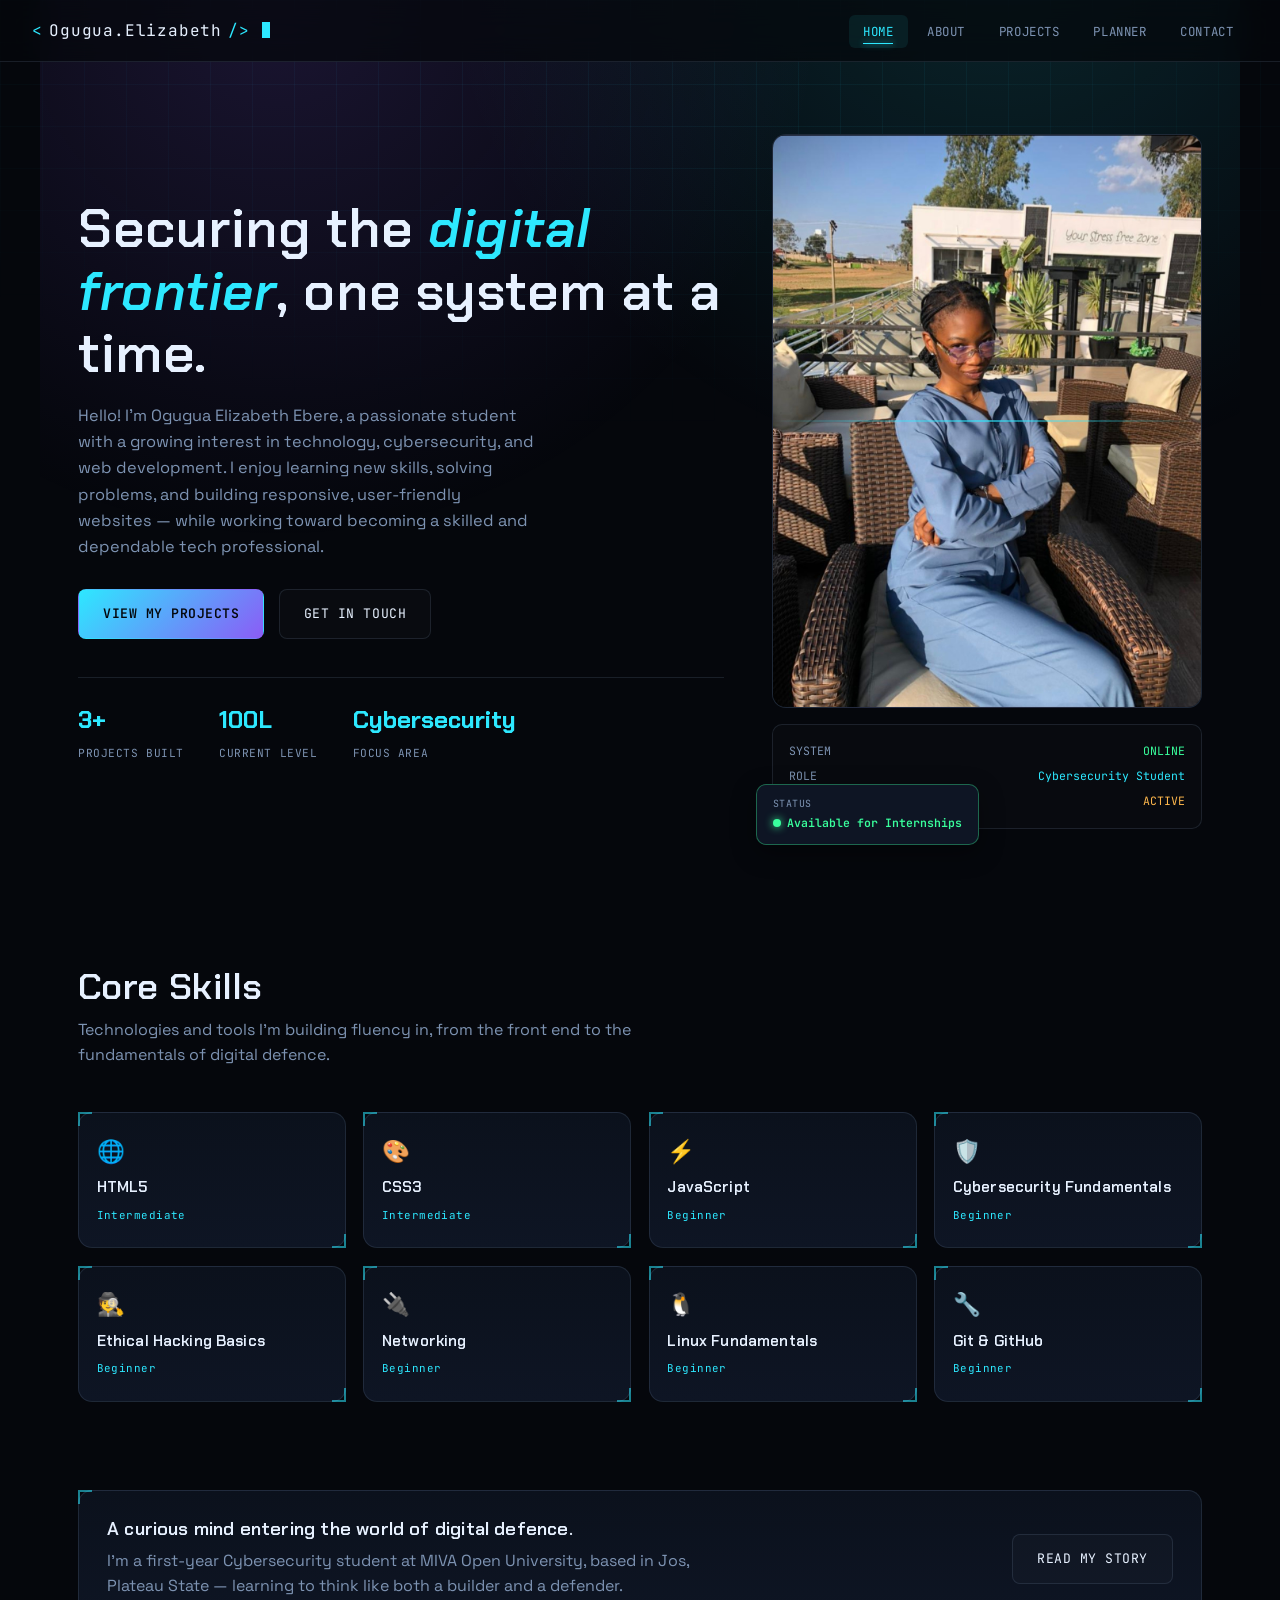
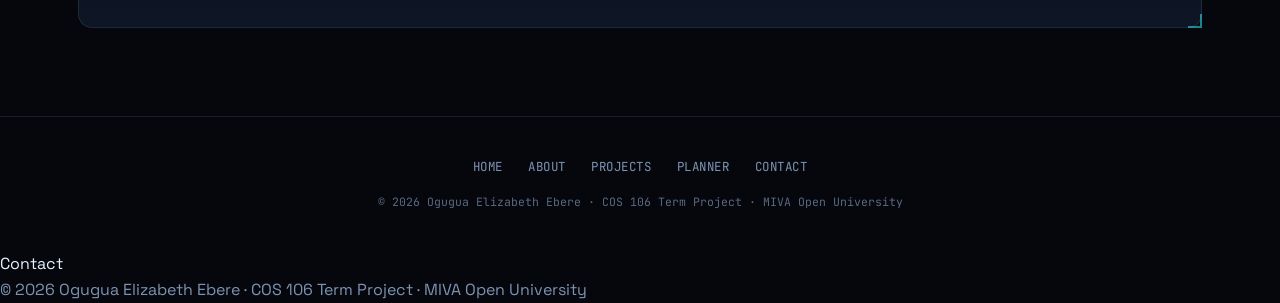
<file: index.html>
<!DOCTYPE html>
<html lang="en">
<head>
<meta charset="UTF-8">
<meta name="viewport" content="width=device-width, initial-scale=1.0">
<title>Ogugua Elizabeth Ebere — Cybersecurity Student Portfolio</title>
<meta name="description" content="Personal academic portfolio of Ogugua Elizabeth Ebere, Cybersecurity student at MIVA Open University.">
<link rel="stylesheet" href="css/style.css">
</head>
<body>

<header>
  <nav class="navbar">
    <a href="index.html" class="brand"><span class="dot">&lt;</span>Ogugua.Elizabeth<span class="dot">/&gt;</span></a>
    <button class="nav-toggle" aria-label="Toggle menu" aria-expanded="false">☰</button>
    <ul class="nav-links">
      <li><a href="index.html">Home</a></li>
      <li><a href="about.html">About</a></li>
      <li><a href="projects.html">Projects</a></li>
      <li><a href="planner.html">Planner</a></li>
      <li><a href="contact.html">Contact</a></li>
    </ul>
  </nav>
</header>

<main>
  <!-- HERO -->
  <section class="hero">
    <div class="hero-copy">
      <p class="eyebrow">root@eogugua:~$ whoami</p>
      <h1>Securing the <span class="accent">digital frontier</span>, one system at a time.</h1>
      <p class="lead">Hello! I'm Ogugua Elizabeth Ebere, a passionate student with a growing interest in technology, cybersecurity, and web development. I enjoy learning new skills, solving problems, and building responsive, user-friendly websites — while working toward becoming a skilled and dependable tech professional.</p>
      <div class="hero-actions">
        <a href="projects.html" class="btn btn-primary">View My Projects</a>
        <a href="contact.html" class="btn btn-ghost">Get In Touch</a>
      </div>
      <div class="hero-stats">
        <div class="stat"><b>3+</b><span>Projects Built</span></div>
        <div class="stat"><b>100L</b><span>Current Level</span></div>
        <div class="stat"><b>Cybersecurity</b><span>Focus Area</span></div>
      </div>
    </div>

    <div class="hero-card">
      <div class="avatar-frame">
        <div class="scan-line"></div>
        <!-- Replace image.jpeg with your own photo in /images -->
        <img src="Media/Myphoto.jpg" alt="Portrait of Ogugua Elizabeth Ebere" onerror="this.style.display='none'; this.parentElement.querySelector('.avatar-placeholder').style.display='block';">
        <div class="avatar-placeholder" style="display:none;">
          <div class="ring">👤</div>
          Replace Media/Myphoto.jpg<br>with your photo
        </div>
      </div>
      <div class="badge-float">
        <span class="lbl">Status</span>
        <span class="val"><span class="status-dot"></span>Available for Internships</span>
      </div>
      <div class="hud-readout">
        <div class="row"><span>SYSTEM</span><span>ONLINE</span></div>
        <div class="row"><span>ROLE</span><span style="color:var(--cyan)">Cybersecurity Student</span></div>
        <div class="row warn"><span>LEARNING_MODE</span><span>ACTIVE</span></div>
      </div>
    </div>
  </section>

  <!-- SKILLS -->
  <section class="section" id="skills">
    <div class="section-head">
      <p class="eyebrow">What I know</p>
      <h2>Core Skills</h2>
      <p>Technologies and tools I'm building fluency in, from the front end to the fundamentals of digital defence.</p>
    </div>
    <div class="grid-4">
      <div class="hud-panel skill-card"><div class="icon">🌐</div><h4>HTML5</h4><span class="level">Intermediate</span></div>
      <div class="hud-panel skill-card"><div class="icon">🎨</div><h4>CSS3</h4><span class="level">Intermediate</span></div>
      <div class="hud-panel skill-card"><div class="icon">⚡</div><h4>JavaScript</h4><span class="level">Beginner</span></div>
      <div class="hud-panel skill-card"><div class="icon">🛡️</div><h4>Cybersecurity Fundamentals</h4><span class="level">Beginner</span></div>
      <div class="hud-panel skill-card"><div class="icon">🕵️</div><h4>Ethical Hacking Basics</h4><span class="level">Beginner</span></div>
      <div class="hud-panel skill-card"><div class="icon">🔌</div><h4>Networking</h4><span class="level">Beginner</span></div>
      <div class="hud-panel skill-card"><div class="icon">🐧</div><h4>Linux Fundamentals</h4><span class="level">Beginner</span></div>
      <div class="hud-panel skill-card"><div class="icon">🔧</div><h4>Git &amp; GitHub</h4><span class="level">Beginner</span></div>
    </div>
  </section>

  <!-- INTRO STRIP -->
  <section class="section" style="padding-top:0;">
    <div class="hud-panel" style="display:flex;gap:1.5rem;align-items:center;flex-wrap:wrap;justify-content:space-between;">
      <div>
        <p class="eyebrow" style="margin-bottom:.4rem;">Introduction</p>
        <h3>A curious mind entering the world of digital defence.</h3>
        <p style="margin-top:.5rem;max-width:60ch;">I'm a first-year Cybersecurity student at MIVA Open University, based in Jos, Plateau State — learning to think like both a builder and a defender.</p>
      </div>
      <a href="about.html" class="btn btn-ghost">Read My Story</a>
    </div>
  </section>
</main>

<footer>
  <div class="foot-links">
    <a href="index.html">Home</a>
    <a href="about.html">About</a>
    <a href="projects.html">Projects</a>
    <a href="planner.html">Planner</a>
    <a href="contact.html">Contact</a>
  </div>
  <p class="copyright">© 2026 Ogugua Elizabeth Ebere · COS 106 Term Project · MIVA Open University</p>
</footer>

<script src="js/main.js"></script>
</body>
</html>
    <a href="contact.html">Contact</a>
  </div>
  <p class="copyright">© 2026 Ogugua Elizabeth Ebere · COS 106 Term Project · MIVA Open University</p>
</footer>

<script src="js/main.js"></script>
</body>
</html>
</file>
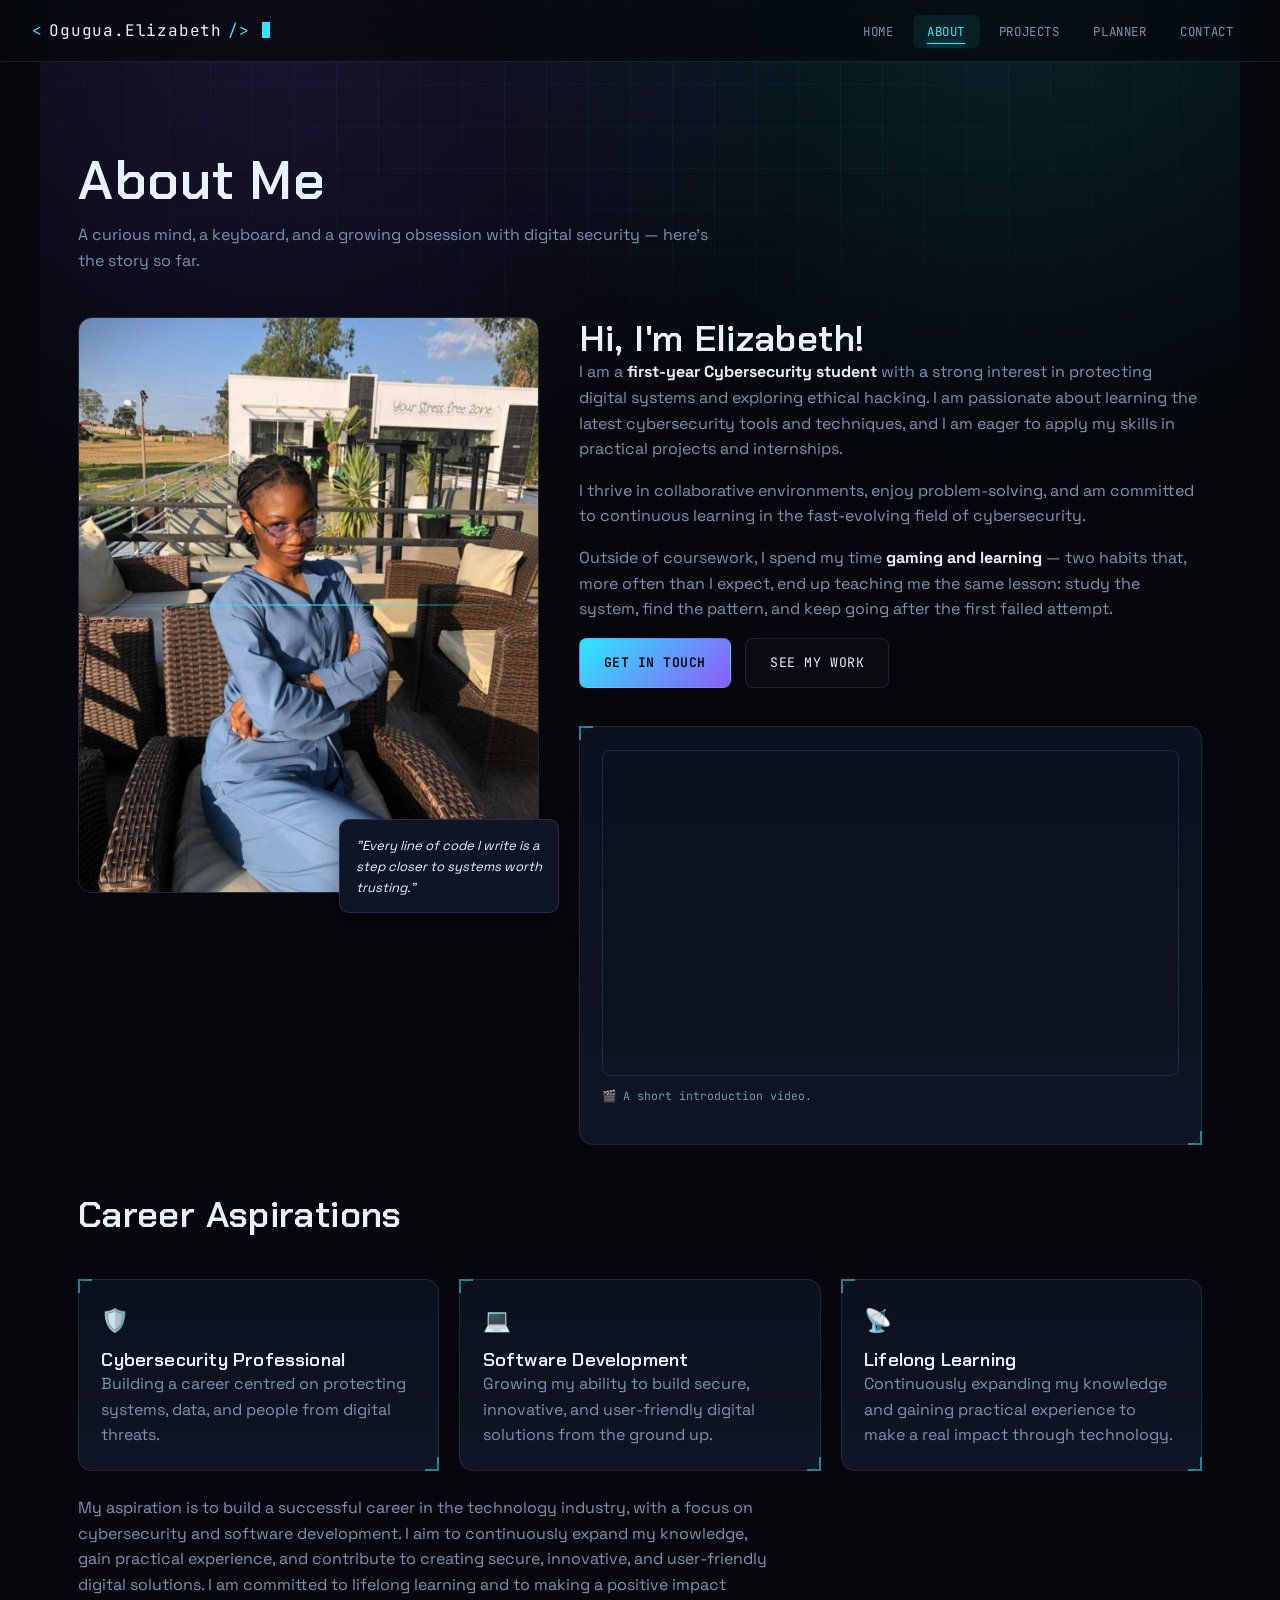
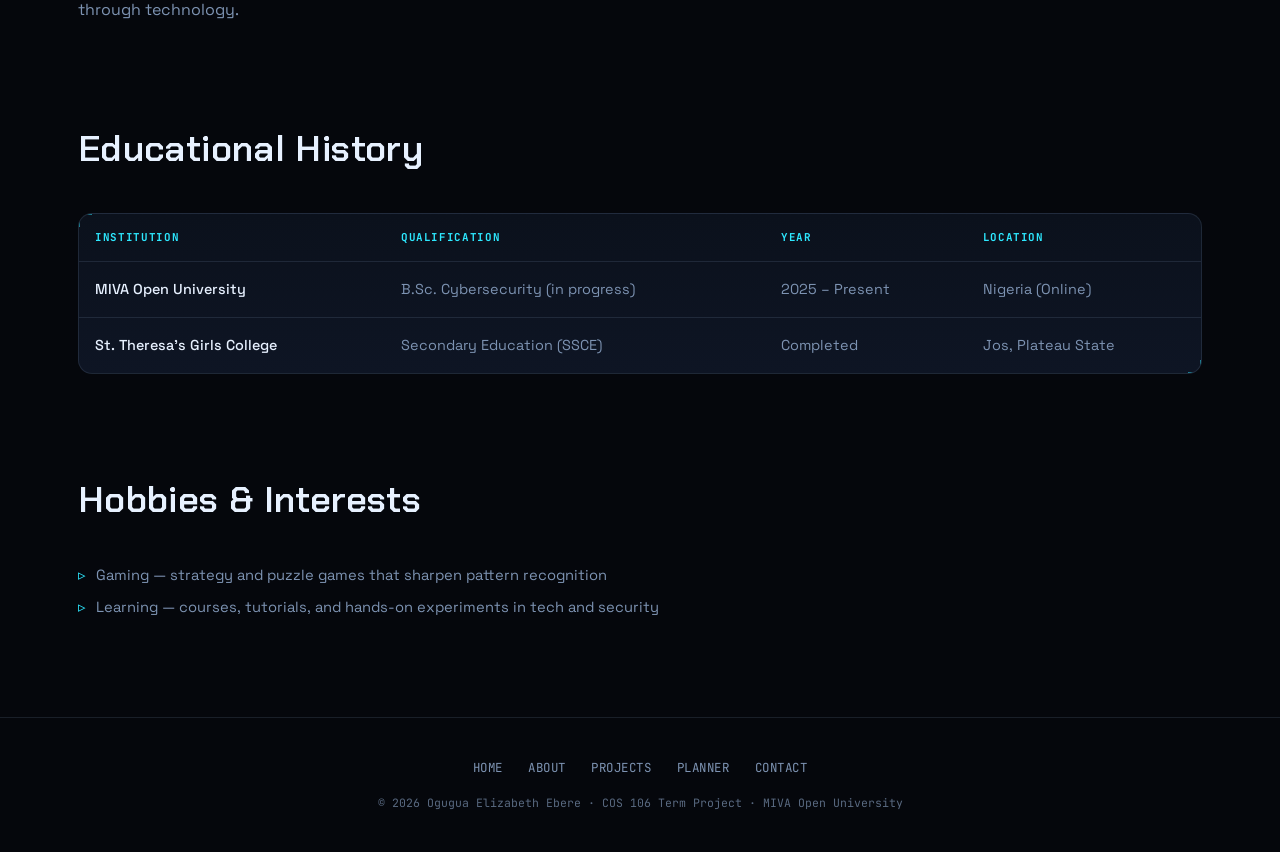
<file: about.html>
<!DOCTYPE html>
<html lang="en">
<head>
<meta charset="UTF-8">
<meta name="viewport" content="width=device-width, initial-scale=1.0">
<title>About Me — Ogugua Elizabeth Ebere</title>
<link rel="stylesheet" href="css/style.css">
</head>
<body>

<header>
  <nav class="navbar">
    <a href="index.html" class="brand"><span class="dot">&lt;</span>Ogugua.Elizabeth<span class="dot">/&gt;</span></a>
    <button class="nav-toggle" aria-label="Toggle menu" aria-expanded="false">☰</button>
    <ul class="nav-links">
      <li><a href="index.html">Home</a></li>
      <li><a href="about.html">About</a></li>
      <li><a href="projects.html">Projects</a></li>
      <li><a href="planner.html">Planner</a></li>
      <li><a href="contact.html">Contact</a></li>
    </ul>
  </nav>
</header>

<main>
  <section class="section" style="padding-bottom:2rem;">
    <div class="section-head">
      <p class="eyebrow">Get to know me</p>
      <h1>About Me</h1>
      <p>A curious mind, a keyboard, and a growing obsession with digital security — here's the story so far.</p>
    </div>

    <div class="about-grid">
      <div class="about-photo">
        <div class="avatar-frame" style="aspect-ratio:4/5;">
          <div class="scan-line"></div>
          <img src="Media/Myphoto.jpg" alt="Portrait of Ogugua Elizabeth Ebere" onerror="this.style.display='none'; this.parentElement.querySelector('.avatar-placeholder').style.display='block';">
          <div class="avatar-placeholder" style="display:none;">
            <div class="ring">👤</div>
            Replace Media/Myphoto.jpg<br>with your photo
          </div>
        </div>
        <div class="quote-chip">"Every line of code I write is a step closer to systems worth trusting."</div>
      </div>

      <div class="about-copy">
        <p class="eyebrow">Biography</p>
        <h2>Hi, I'm Elizabeth!</h2>
        <p>I am a <strong>first-year Cybersecurity student</strong> with a strong interest in protecting digital systems and exploring ethical hacking. I am passionate about learning the latest cybersecurity tools and techniques, and I am eager to apply my skills in practical projects and internships.</p>
        <p>I thrive in collaborative environments, enjoy problem-solving, and am committed to continuous learning in the fast-evolving field of cybersecurity.</p>
        <p>Outside of coursework, I spend my time <strong>gaming and learning</strong> — two habits that, more often than I expect, end up teaching me the same lesson: study the system, find the pattern, and keep going after the first failed attempt.</p>
        <div class="hero-actions">
          <a href="contact.html" class="btn btn-primary">Get In Touch</a>
          <a href="projects.html" class="btn btn-ghost">See My Work</a>
        </div>

        <!-- Multimedia requirement: short intro video -->
        <div class="hud-panel media-panel">
          <p class="eyebrow" style="margin-bottom:.6rem;">Watch</p>
          <div style="position:relative;padding-top:56.25%;border-radius:8px;overflow:hidden;border:1px solid var(--border);">
            <iframe
              src="https://www.youtube.com/embed/NGooOtgRCjc"
              title="Introduction video"
              style="position:absolute;top:0;left:0;width:100%;height:100%;"
              frameborder="0"
              allow="accelerometer; autoplay; clipboard-write; encrypted-media; gyroscope; picture-in-picture; web-share"
              allowfullscreen>
            </iframe>
          </div>
          <p class="media-caption">🎬 A short introduction video.</p>
        </div>
      </div>
    </div>
  </section>

  <section class="section" style="padding-top:1rem;">
    <div class="section-head">
      <p class="eyebrow">Future goals</p>
      <h2>Career Aspirations</h2>
    </div>
    <div class="grid-3">
      <div class="hud-panel aspiration-card">
        <div class="icon">🛡️</div>
        <h3>Cybersecurity Professional</h3>
        <p>Building a career centred on protecting systems, data, and people from digital threats.</p>
      </div>
      <div class="hud-panel aspiration-card">
        <div class="icon">💻</div>
        <h3>Software Development</h3>
        <p>Growing my ability to build secure, innovative, and user-friendly digital solutions from the ground up.</p>
      </div>
      <div class="hud-panel aspiration-card">
        <div class="icon">📡</div>
        <h3>Lifelong Learning</h3>
        <p>Continuously expanding my knowledge and gaining practical experience to make a real impact through technology.</p>
      </div>
    </div>
    <p style="max-width:70ch;margin-top:1.5rem;">My aspiration is to build a successful career in the technology industry, with a focus on cybersecurity and software development. I aim to continuously expand my knowledge, gain practical experience, and contribute to creating secure, innovative, and user-friendly digital solutions. I am committed to lifelong learning and to making a positive impact through technology.</p>
  </section>

  <section class="section" style="padding-top:1rem;">
    <div class="section-head">
      <p class="eyebrow">Academic background</p>
      <h2>Educational History</h2>
    </div>
    <div class="hud-panel" style="padding:0;overflow-x:auto;">
      <table>
        <thead>
          <tr>
            <th scope="col">Institution</th>
            <th scope="col">Qualification</th>
            <th scope="col">Year</th>
            <th scope="col">Location</th>
          </tr>
        </thead>
        <tbody>
          <tr>
            <td class="name">MIVA Open University</td>
            <td>B.Sc. Cybersecurity (in progress)</td>
            <td>2025 – Present</td>
            <td>Nigeria (Online)</td>
          </tr>
          <tr>
            <td class="name">St. Theresa's Girls College</td>
            <td>Secondary Education (SSCE)</td>
            <td>Completed</td>
            <td>Jos, Plateau State</td>
          </tr>
        </tbody>
      </table>
    </div>
  </section>

  <section class="section" style="padding-top:1rem;">
    <div class="section-head">
      <p class="eyebrow">Beyond the screen</p>
      <h2>Hobbies &amp; Interests</h2>
    </div>
    <ul class="list-check" style="max-width:60ch;">
      <li>Gaming — strategy and puzzle games that sharpen pattern recognition</li>
      <li>Learning — courses, tutorials, and hands-on experiments in tech and security</li>
    </ul>
  </section>
</main>

<footer>
  <div class="foot-links">
    <a href="index.html">Home</a>
    <a href="about.html">About</a>
    <a href="projects.html">Projects</a>
    <a href="planner.html">Planner</a>
    <a href="contact.html">Contact</a>
  </div>
  <p class="copyright">© 2026 Ogugua Elizabeth Ebere · COS 106 Term Project · MIVA Open University</p>
</footer>

<script src="js/main.js"></script>
</body>
</html>
</file>
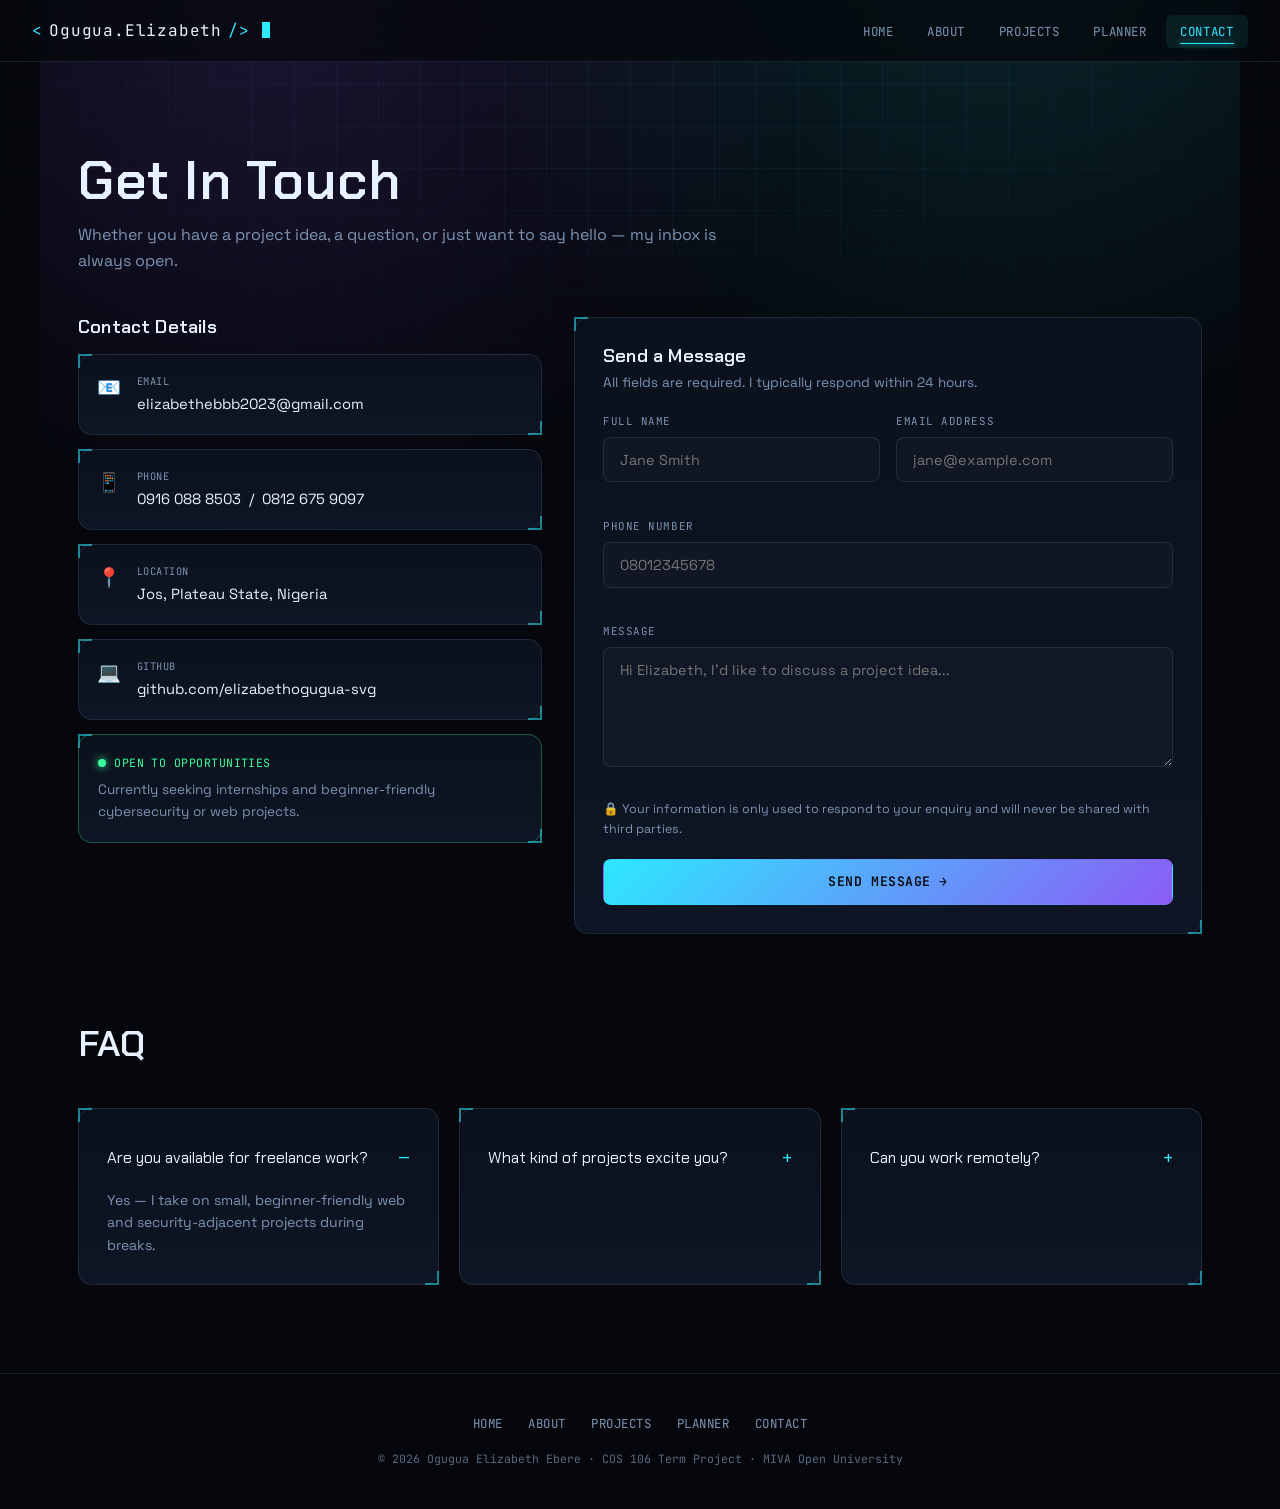
<file: contact.html>
<!DOCTYPE html>
<html lang="en">
<head>
<meta charset="UTF-8">
<meta name="viewport" content="width=device-width, initial-scale=1.0">
<title>Contact — Ogugua Elizabeth Ebere</title>
<link rel="stylesheet" href="css/style.css">
</head>
<body>

<header>
  <nav class="navbar">
    <a href="index.html" class="brand"><span class="dot">&lt;</span>Ogugua.Elizabeth<span class="dot">/&gt;</span></a>
    <button class="nav-toggle" aria-label="Toggle menu" aria-expanded="false">☰</button>
    <ul class="nav-links">
      <li><a href="index.html">Home</a></li>
      <li><a href="about.html">About</a></li>
      <li><a href="projects.html">Projects</a></li>
      <li><a href="planner.html">Planner</a></li>
      <li><a href="contact.html">Contact</a></li>
    </ul>
  </nav>
</header>

<main>
  <section class="section">
    <div class="section-head">
      <p class="eyebrow">Let's connect</p>
      <h1>Get In Touch</h1>
      <p>Whether you have a project idea, a question, or just want to say hello — my inbox is always open.</p>
    </div>

    <div class="contact-grid">
      <div>
        <h3 style="margin-bottom:1rem;">Contact Details</h3>

        <div class="hud-panel contact-item">
          <span class="ic">📧</span>
          <div>
            <div class="lbl">Email</div>
            <div class="val"><a href="mailto:elizabethebbb2023@gmail.com">elizabethebbb2023@gmail.com</a></div>
          </div>
        </div>

        <div class="hud-panel contact-item">
          <span class="ic">📱</span>
          <div>
            <div class="lbl">Phone</div>
            <div class="val"><a href="tel:+2349160888503">0916 088 8503</a> &nbsp;/&nbsp; <a href="tel:+2348126759097">0812 675 9097</a></div>
          </div>
        </div>

        <div class="hud-panel contact-item">
          <span class="ic">📍</span>
          <div>
            <div class="lbl">Location</div>
            <div class="val">Jos, Plateau State, Nigeria</div>
          </div>
        </div>

        <div class="hud-panel contact-item">
          <span class="ic">💻</span>
          <div>
            <div class="lbl">GitHub</div>
            <!-- Add your real GitHub profile link -->
            <div class="val"><a href="https://github.com/elizabethogugua-svg" target="_blank" rel="noopener">github.com/elizabethogugua-svg</a></div>
          </div>
        </div>

        <div class="hud-panel opportunity-box">
          <div class="lbl"><span class="status-dot"></span>Open to Opportunities</div>
          <p style="font-size:.85rem;">Currently seeking internships and beginner-friendly cybersecurity or web projects.</p>
        </div>
      </div>

      <div class="hud-panel">
        <h3 style="margin-bottom:.3rem;">Send a Message</h3>
        <p style="font-size:.85rem;margin-bottom:1.2rem;">All fields are required. I typically respond within 24 hours.</p>

        <div class="form-success" id="formSuccess">✅ Message validated — thanks for reaching out! (Demo form: no data is actually sent.)</div>

        <form id="contactForm" novalidate>
          <div class="form-grid">
            <div class="form-group">
              <label for="nameField">Full Name</label>
              <input type="text" id="nameField" class="field" placeholder="Jane Smith">
              <span class="error-msg" id="nameError"></span>
            </div>
            <div class="form-group">
              <label for="emailField">Email Address</label>
              <input type="text" id="emailField" class="field" placeholder="jane@example.com">
              <span class="error-msg" id="emailError"></span>
            </div>
          </div>

          <div class="form-group" style="margin-bottom:1rem;">
            <label for="phoneField">Phone Number</label>
            <input type="text" id="phoneField" class="field" placeholder="08012345678">
            <span class="error-msg" id="phoneError"></span>
          </div>

          <div class="form-group" style="margin-bottom:.4rem;">
            <label for="messageField">Message</label>
            <textarea id="messageField" class="field" placeholder="Hi Elizabeth, I'd like to discuss a project idea..."></textarea>
            <span class="error-msg" id="messageError"></span>
          </div>

          <p class="form-note">🔒 Your information is only used to respond to your enquiry and will never be shared with third parties.</p>

          <button type="submit" class="btn btn-primary btn-block">Send Message →</button>
        </form>
      </div>
    </div>
  </section>

  <section class="section" style="padding-top:0;">
    <div class="section-head">
      <p class="eyebrow">Common questions</p>
      <h2>FAQ</h2>
    </div>
    <div class="grid-3">
      <details class="hud-panel faq-item" open>
        <summary>Are you available for freelance work?</summary>
        <p>Yes — I take on small, beginner-friendly web and security-adjacent projects during breaks.</p>
      </details>
      <details class="hud-panel faq-item">
        <summary>What kind of projects excite you?</summary>
        <p>Front-end web apps, student tools, and anything at the intersection of usability and security.</p>
      </details>
      <details class="hud-panel faq-item">
        <summary>Can you work remotely?</summary>
        <p>Absolutely. I'm comfortable collaborating remotely via email or messaging platforms.</p>
      </details>
    </div>
  </section>
</main>

<footer>
  <div class="foot-links">
    <a href="index.html">Home</a>
    <a href="about.html">About</a>
    <a href="projects.html">Projects</a>
    <a href="planner.html">Planner</a>
    <a href="contact.html">Contact</a>
  </div>
  <p class="copyright">© 2026 Ogugua Elizabeth Ebere · COS 106 Term Project · MIVA Open University</p>
</footer>

<script src="js/main.js"></script>
<script src="js/contact.js"></script>
</body>
</html>
</file>
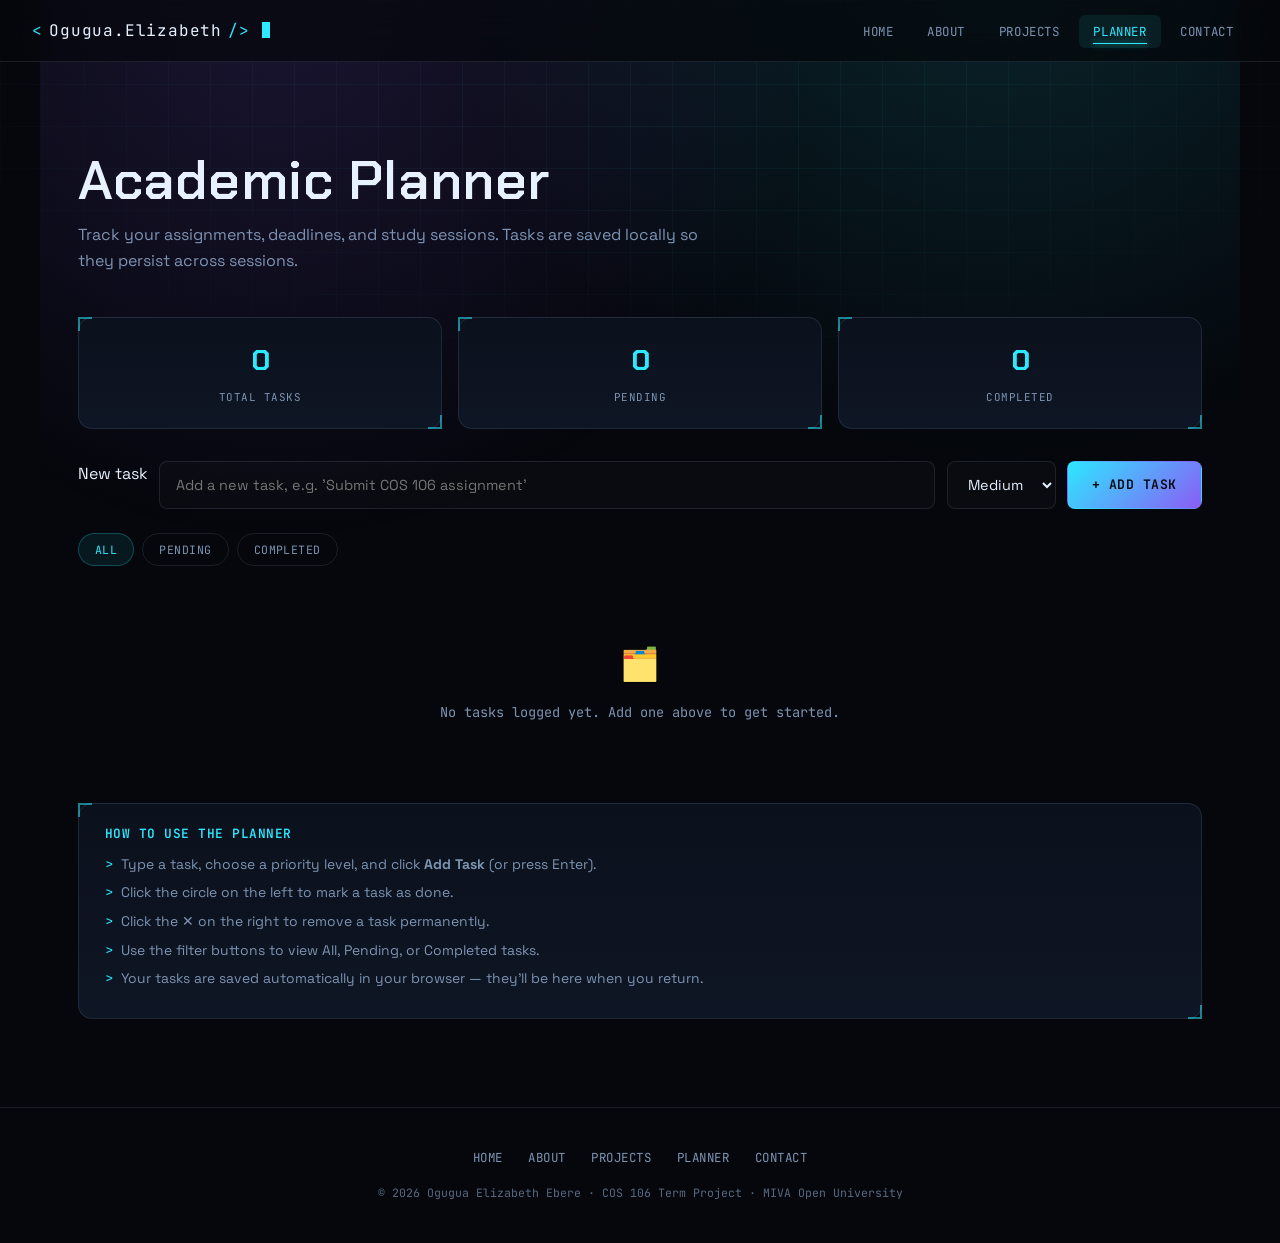
<file: planner.html>
<!DOCTYPE html>
<html lang="en">
<head>
<meta charset="UTF-8">
<meta name="viewport" content="width=device-width, initial-scale=1.0">
<title>Academic Planner — Ogugua Elizabeth Ebere</title>
<link rel="stylesheet" href="css/style.css">
</head>
<body>

<header>
  <nav class="navbar">
    <a href="index.html" class="brand"><span class="dot">&lt;</span>Ogugua.Elizabeth<span class="dot">/&gt;</span></a>
    <button class="nav-toggle" aria-label="Toggle menu" aria-expanded="false">☰</button>
    <ul class="nav-links">
      <li><a href="index.html">Home</a></li>
      <li><a href="about.html">About</a></li>
      <li><a href="projects.html">Projects</a></li>
      <li><a href="planner.html">Planner</a></li>
      <li><a href="contact.html">Contact</a></li>
    </ul>
  </nav>
</header>

<main>
  <section class="section">
    <div class="section-head">
      <p class="eyebrow">Stay on track</p>
      <h1>Academic Planner</h1>
      <p>Track your assignments, deadlines, and study sessions. Tasks are saved locally so they persist across sessions.</p>
    </div>

    <div class="planner-stats">
      <div class="hud-panel"><b id="totalStat">0</b><span>Total Tasks</span></div>
      <div class="hud-panel"><b id="pendingStat">0</b><span>Pending</span></div>
      <div class="hud-panel"><b id="completedStat">0</b><span>Completed</span></div>
    </div>

    <form class="planner-controls" id="plannerForm" onsubmit="return false;">
      <label for="taskInput" class="visually-hidden">New task</label>
      <input type="text" id="taskInput" class="field" placeholder="Add a new task, e.g. 'Submit COS 106 assignment'">
      <select id="prioritySelect" class="field">
        <option value="low">Low</option>
        <option value="medium" selected>Medium</option>
        <option value="high">High</option>
      </select>
      <button type="button" id="addTaskBtn" class="btn btn-primary">+ Add Task</button>
    </form>

    <div class="filter-row">
      <button class="filter-btn active" data-filter="all">All</button>
      <button class="filter-btn" data-filter="pending">Pending</button>
      <button class="filter-btn" data-filter="completed">Completed</button>
    </div>

    <div class="task-list" id="taskList"></div>

    <div class="empty-state" id="emptyState">
      <div class="glyph">🗂️</div>
      <p class="empty-text">No tasks logged yet. Add one above to get started.</p>
    </div>

    <div class="hud-panel tip-panel">
      <h4>How to use the Planner</h4>
      <ul>
        <li>Type a task, choose a priority level, and click <strong>Add Task</strong> (or press Enter).</li>
        <li>Click the circle on the left to mark a task as done.</li>
        <li>Click the ✕ on the right to remove a task permanently.</li>
        <li>Use the filter buttons to view All, Pending, or Completed tasks.</li>
        <li>Your tasks are saved automatically in your browser — they'll be here when you return.</li>
      </ul>
    </div>
  </section>
</main>

<footer>
  <div class="foot-links">
    <a href="index.html">Home</a>
    <a href="about.html">About</a>
    <a href="projects.html">Projects</a>
    <a href="planner.html">Planner</a>
    <a href="contact.html">Contact</a>
  </div>
  <p class="copyright">© 2026 Ogugua Elizabeth Ebere · COS 106 Term Project · MIVA Open University</p>
</footer>

<script src="js/main.js"></script>
<script src="js/planner.js"></script>
</body>
</html>
</file>
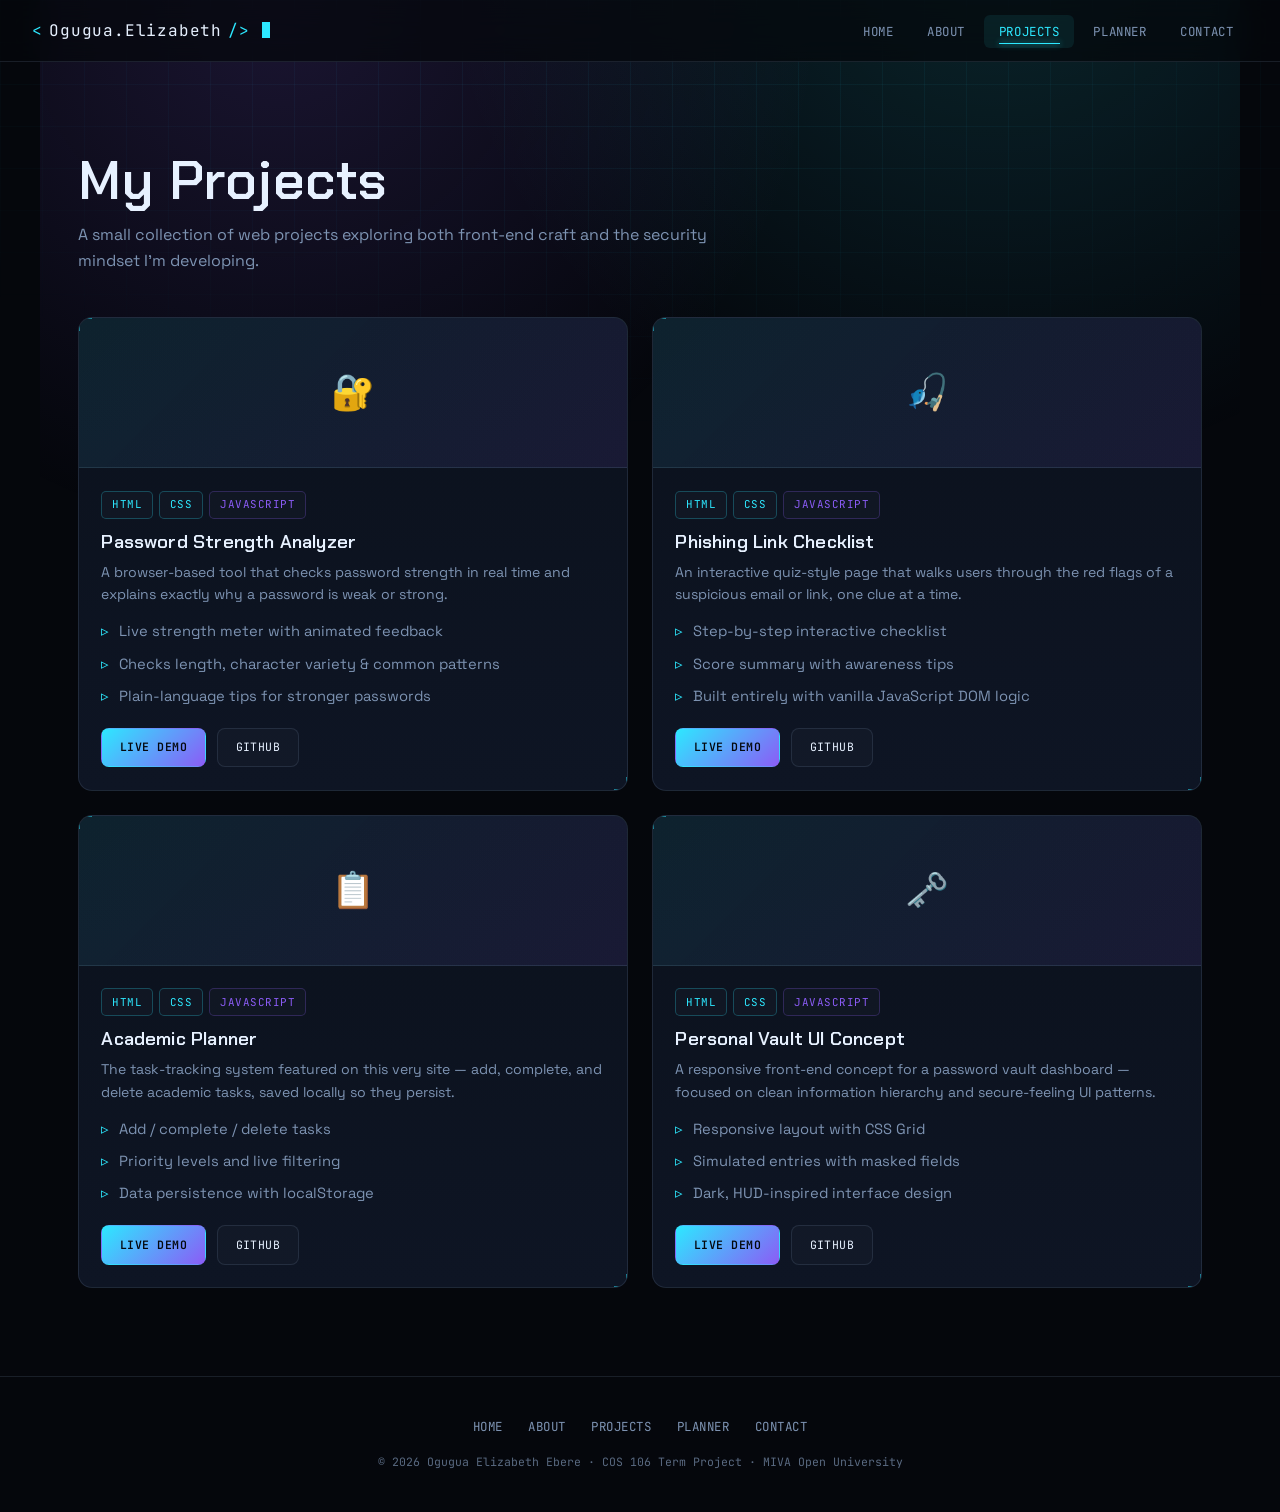
<file: projects.html>
<!DOCTYPE html>
<html lang="en">
<head>
<meta charset="UTF-8">
<meta name="viewport" content="width=device-width, initial-scale=1.0">
<title>Projects — Ogugua Elizabeth Ebere</title>
<link rel="stylesheet" href="css/style.css">
</head>
<body>

<header>
  <nav class="navbar">
    <a href="index.html" class="brand"><span class="dot">&lt;</span>Ogugua.Elizabeth<span class="dot">/&gt;</span></a>
    <button class="nav-toggle" aria-label="Toggle menu" aria-expanded="false">☰</button>
    <ul class="nav-links">
      <li><a href="index.html">Home</a></li>
      <li><a href="about.html">About</a></li>
      <li><a href="projects.html">Projects</a></li>
      <li><a href="planner.html">Planner</a></li>
      <li><a href="contact.html">Contact</a></li>
    </ul>
  </nav>
</header>

<main>
  <section class="section">
    <div class="section-head">
      <p class="eyebrow">What I've built</p>
      <h1>My Projects</h1>
      <p>A small collection of web projects exploring both front-end craft and the security mindset I'm developing.</p>
    </div>

    <div class="grid-2">
      <article class="hud-panel project-card">
        <div class="project-thumb">🔐</div>
        <div class="project-body">
          <div class="tags">
            <span class="tag cyan">HTML</span><span class="tag cyan">CSS</span><span class="tag violet">JavaScript</span>
          </div>
          <h3>Password Strength Analyzer</h3>
          <p>A browser-based tool that checks password strength in real time and explains exactly why a password is weak or strong.</p>
          <ul class="list-check">
            <li>Live strength meter with animated feedback</li>
            <li>Checks length, character variety &amp; common patterns</li>
            <li>Plain-language tips for stronger passwords</li>
          </ul>
          <div class="project-actions">
            <a href="#" class="btn btn-primary">Live Demo</a>
            <a href="#" class="btn btn-ghost">GitHub</a>
          </div>
        </div>
      </article>

      <article class="hud-panel project-card">
        <div class="project-thumb">🎣</div>
        <div class="project-body">
          <div class="tags">
            <span class="tag cyan">HTML</span><span class="tag cyan">CSS</span><span class="tag violet">JavaScript</span>
          </div>
          <h3>Phishing Link Checklist</h3>
          <p>An interactive quiz-style page that walks users through the red flags of a suspicious email or link, one clue at a time.</p>
          <ul class="list-check">
            <li>Step-by-step interactive checklist</li>
            <li>Score summary with awareness tips</li>
            <li>Built entirely with vanilla JavaScript DOM logic</li>
          </ul>
          <div class="project-actions">
            <a href="#" class="btn btn-primary">Live Demo</a>
            <a href="#" class="btn btn-ghost">GitHub</a>
          </div>
        </div>
      </article>

      <article class="hud-panel project-card">
        <div class="project-thumb">📋</div>
        <div class="project-body">
          <div class="tags">
            <span class="tag cyan">HTML</span><span class="tag cyan">CSS</span><span class="tag violet">JavaScript</span>
          </div>
          <h3>Academic Planner</h3>
          <p>The task-tracking system featured on this very site — add, complete, and delete academic tasks, saved locally so they persist.</p>
          <ul class="list-check">
            <li>Add / complete / delete tasks</li>
            <li>Priority levels and live filtering</li>
            <li>Data persistence with localStorage</li>
          </ul>
          <div class="project-actions">
            <a href="planner.html" class="btn btn-primary">Live Demo</a>
            <a href="#" class="btn btn-ghost">GitHub</a>
          </div>
        </div>
      </article>

      <article class="hud-panel project-card">
        <div class="project-thumb">🗝️</div>
        <div class="project-body">
          <div class="tags">
            <span class="tag cyan">HTML</span><span class="tag cyan">CSS</span><span class="tag violet">JavaScript</span>
          </div>
          <h3>Personal Vault UI Concept</h3>
          <p>A responsive front-end concept for a password vault dashboard — focused on clean information hierarchy and secure-feeling UI patterns.</p>
          <ul class="list-check">
            <li>Responsive layout with CSS Grid</li>
            <li>Simulated entries with masked fields</li>
            <li>Dark, HUD-inspired interface design</li>
          </ul>
          <div class="project-actions">
            <a href="#" class="btn btn-primary">Live Demo</a>
            <a href="#" class="btn btn-ghost">GitHub</a>
          </div>
        </div>
      </article>
    </div>
  </section>
</main>

<footer>
  <div class="foot-links">
    <a href="index.html">Home</a>
    <a href="about.html">About</a>
    <a href="projects.html">Projects</a>
    <a href="planner.html">Planner</a>
    <a href="contact.html">Contact</a>
  </div>
  <p class="copyright">© 2026 Ogugua Elizabeth Ebere · COS 106 Term Project · MIVA Open University</p>
</footer>

<script src="js/main.js"></script>
</body>
</html>
</file>
<file: css/style.css>
/* =========================================================
   ELIZABETH OGUGUA — PORTFOLIO / ACADEMIC HUD
   Design language: cybersecurity command console.
   Palette:
     --bg        #05070c   base void
     --bg-panel  #0b111c   panel surface
     --cyan      #2de8ff   primary signal
     --violet    #8b5cf6   secondary signal
     --green     #39ff9d   status / success
     --amber     #ffb84d   warning / priority
     --text      #e7f1ff   primary text
     --muted     #7d93b2   secondary text
   ========================================================= */

@import url('https://fonts.googleapis.com/css2?family=Chakra+Petch:wght@400;500;600;700&family=Space+Grotesk:wght@400;500;600;700&family=JetBrains+Mono:wght@400;500;600&display=swap');

:root{
  --bg:#05070c;
  --bg-panel:#0b111c;
  --bg-panel-2:#0e1524;
  --cyan:#2de8ff;
  --cyan-dim:rgba(45,232,255,.25);
  --violet:#8b5cf6;
  --violet-dim:rgba(139,92,246,.25);
  --green:#39ff9d;
  --amber:#ffb84d;
  --red:#ff5470;
  --text:#e7f1ff;
  --muted:#7d93b2;
  --border:rgba(148,178,214,.14);
  --radius:14px;
  --display:'Chakra Petch',sans-serif;
  --body:'Space Grotesk',sans-serif;
  --mono:'JetBrains Mono',monospace;
}

*,*::before,*::after{box-sizing:border-box;margin:0;padding:0;}

html{scroll-behavior:smooth;}

body{
  background:var(--bg);
  color:var(--text);
  font-family:var(--body);
  line-height:1.6;
  min-height:100vh;
  position:relative;
  overflow-x:hidden;
}

/* ambient grid + glow backdrop */
body::before{
  content:'';
  position:fixed;
  inset:0;
  background-image:
    linear-gradient(rgba(45,232,255,.05) 1px,transparent 1px),
    linear-gradient(90deg,rgba(45,232,255,.05) 1px,transparent 1px);
  background-size:42px 42px;
  mask-image:radial-gradient(ellipse 90% 60% at 50% 0%,black 30%,transparent 80%);
  pointer-events:none;
  z-index:0;
}
body::after{
  content:'';
  position:fixed;
  top:-20%;left:50%;
  width:1200px;height:900px;
  transform:translateX(-50%);
  background:
    radial-gradient(circle at 20% 20%,rgba(139,92,246,.16),transparent 45%),
    radial-gradient(circle at 80% 10%,rgba(45,232,255,.14),transparent 45%);
  pointer-events:none;
  z-index:0;
}

main,header,footer{position:relative;z-index:1;}

img{max-width:100%;display:block;}
a{color:inherit;text-decoration:none;}
ul{list-style:none;}

.eyebrow{
  display:none;
}

h1,h2,h3,h4{
  font-family:var(--display);
  font-weight:600;
  letter-spacing:.01em;
  line-height:1.15;
}
h1{font-size:clamp(2.1rem,5vw,3.4rem);}
h2{font-size:clamp(1.6rem,3.4vw,2.3rem);}
h3{font-size:1.15rem;}

.accent{color:var(--cyan);font-style:italic;}
.accent-v{color:var(--violet);}

p{color:var(--muted);}

.section{
  max-width:1180px;
  margin:0 auto;
  padding:5.5rem 1.75rem;
}
.section-head{
  max-width:640px;
  margin-bottom:2.75rem;
}
.section-head p{margin-top:.6rem;}

/* ---------- buttons ---------- */
.btn{
  font-family:var(--mono);
  font-size:.82rem;
  letter-spacing:.04em;
  text-transform:uppercase;
  padding:.85rem 1.5rem;
  border-radius:8px;
  border:1px solid transparent;
  display:inline-flex;
  align-items:center;
  gap:.5rem;
  cursor:pointer;
  transition:transform .15s ease,box-shadow .2s ease,background .2s ease;
}
.btn-primary{
  background:linear-gradient(135deg,var(--cyan),var(--violet));
  color:#04070c;
  font-weight:600;
  box-shadow:0 0 0 rgba(45,232,255,0);
}
.btn-primary:hover{
  box-shadow:0 0 24px rgba(45,232,255,.45);
  transform:translateY(-2px);
}
.btn-ghost{
  background:rgba(255,255,255,.02);
  color:var(--text);
  border-color:var(--border);
}
.btn-ghost:hover{
  border-color:var(--cyan);
  color:var(--cyan);
  transform:translateY(-2px);
}
.btn-block{width:100%;justify-content:center;}
.btn:disabled{opacity:.45;cursor:not-allowed;transform:none !important;box-shadow:none !important;}

/* ---------- HUD panel / corner-bracket card (signature element) ---------- */
.hud-panel{
  position:relative;
  background:linear-gradient(180deg,var(--bg-panel),var(--bg-panel-2));
  border:1px solid var(--border);
  border-radius:var(--radius);
  padding:1.75rem;
  transition:border-color .25s ease,box-shadow .25s ease,transform .25s ease;
}
.hud-panel::before,.hud-panel::after{
  content:'';
  position:absolute;
  width:14px;height:14px;
  border:2px solid var(--cyan);
  opacity:.55;
  transition:opacity .25s ease;
}
.hud-panel::before{top:-1px;left:-1px;border-right:none;border-bottom:none;}
.hud-panel::after{bottom:-1px;right:-1px;border-left:none;border-top:none;}
.hud-panel:hover{
  border-color:rgba(45,232,255,.35);
  box-shadow:0 8px 30px rgba(0,0,0,.35),0 0 20px rgba(45,232,255,.08);
  transform:translateY(-3px);
}
.hud-panel:hover::before,.hud-panel:hover::after{opacity:1;}

.tag{
  font-family:var(--mono);
  font-size:.68rem;
  letter-spacing:.05em;
  text-transform:uppercase;
  padding:.28rem .6rem;
  border-radius:5px;
  border:1px solid var(--border);
  color:var(--muted);
  background:rgba(255,255,255,.02);
}
.tag.cyan{color:var(--cyan);border-color:var(--cyan-dim);}
.tag.violet{color:var(--violet);border-color:var(--violet-dim);}
.tag.green{color:var(--green);border-color:rgba(57,255,157,.28);}
.tag.amber{color:var(--amber);border-color:rgba(255,184,77,.3);}

.status-dot{
  width:8px;height:8px;border-radius:50%;
  background:var(--green);
  box-shadow:0 0 8px var(--green);
  display:inline-block;
  animation:pulse-dot 1.8s ease-in-out infinite;
}
@keyframes pulse-dot{
  0%,100%{opacity:1;}
  50%{opacity:.35;}
}

/* ---------- NAV ---------- */
.navbar{
  position:sticky;top:0;z-index:50;
  display:flex;align-items:center;justify-content:space-between;
  padding:1.1rem 2rem;
  background:rgba(5,7,12,.72);
  backdrop-filter:blur(14px);
  border-bottom:1px solid var(--border);
}
.brand{
  font-family:var(--mono);
  font-size:1rem;
  letter-spacing:.05em;
  display:flex;align-items:center;gap:.4rem;
}
.brand .dot{color:var(--cyan);}
.brand::after{
  content:'';
  width:8px;height:16px;
  background:var(--cyan);
  margin-left:.35rem;
  animation:blink 1.1s steps(2) infinite;
}
@keyframes blink{50%{opacity:0;}}

.nav-links{display:flex;gap:.3rem;align-items:center;}
.nav-links a{
  font-family:var(--mono);
  font-size:.78rem;
  letter-spacing:.05em;
  text-transform:uppercase;
  color:var(--muted);
  padding:.5rem .9rem;
  border-radius:6px;
  position:relative;
  transition:color .2s ease,background .2s ease;
}
.nav-links a:hover{color:var(--text);background:rgba(255,255,255,.03);}
.nav-links a.active{color:var(--cyan);background:rgba(45,232,255,.08);}
.nav-links a.active::after{
  content:'';
  position:absolute;left:.9rem;right:.9rem;bottom:.2rem;
  height:1px;background:var(--cyan);box-shadow:0 0 6px var(--cyan);
}
.nav-toggle{display:none;background:none;border:1px solid var(--border);border-radius:6px;color:var(--text);padding:.4rem .6rem;font-size:1.1rem;}

/* ---------- HERO ---------- */
.hero{
  max-width:1180px;margin:0 auto;
  padding:4.5rem 1.75rem 3rem;
  display:grid;grid-template-columns:1.2fr .8fr;gap:3rem;align-items:center;
}
.hero-copy p.lead{font-size:1.02rem;max-width:46ch;margin:1.1rem 0 1.8rem;}
.hero-actions{display:flex;gap:.9rem;flex-wrap:wrap;margin-bottom:2.4rem;}
.hero-stats{display:flex;gap:2.2rem;border-top:1px solid var(--border);padding-top:1.4rem;flex-wrap:wrap;}
.hero-stats .stat b{
  font-family:var(--display);font-size:1.5rem;display:block;color:var(--cyan);
}
.hero-stats .stat span{font-family:var(--mono);font-size:.7rem;letter-spacing:.05em;text-transform:uppercase;color:var(--muted);}

.hero-card{
  position:relative;
}
.avatar-frame{
  aspect-ratio:3/4;
  border-radius:var(--radius);
  overflow:hidden;
  border:1px solid var(--border);
  background:radial-gradient(circle at 50% 30%,rgba(139,92,246,.18),transparent 60%),var(--bg-panel);
  display:flex;align-items:center;justify-content:center;
  position:relative;
}
.avatar-frame img{width:100%;height:100%;object-fit:cover;}
.avatar-placeholder{
  text-align:center;color:var(--muted);font-family:var(--mono);font-size:.75rem;
}
.avatar-placeholder .ring{
  width:64px;height:64px;border-radius:50%;
  border:1.5px dashed var(--cyan-dim);
  display:flex;align-items:center;justify-content:center;
  margin:0 auto .8rem;font-size:1.4rem;color:var(--cyan);
}
.scan-line{
  position:absolute;left:0;right:0;height:2px;
  background:linear-gradient(90deg,transparent,var(--cyan),transparent);
  opacity:.6;
  animation:scan 3.2s linear infinite;
}
@keyframes scan{0%{top:0;}100%{top:100%;}}

.hud-readout{
  margin-top:1rem;
  font-family:var(--mono);
  font-size:.72rem;
  color:var(--muted);
  border:1px solid var(--border);
  border-radius:10px;
  padding:.9rem 1rem;
  background:rgba(255,255,255,.015);
}
.hud-readout .row{display:flex;justify-content:space-between;padding:.2rem 0;}
.hud-readout .row span:last-child{color:var(--green);}
.hud-readout .row.warn span:last-child{color:var(--amber);}

.badge-float{
  position:absolute;bottom:-16px;left:-16px;
  background:var(--bg-panel-2);
  border:1px solid rgba(57,255,157,.35);
  border-radius:10px;
  padding:.7rem 1rem;
  font-family:var(--mono);font-size:.72rem;
  box-shadow:0 8px 24px rgba(0,0,0,.4);
  display:flex;flex-direction:column;gap:.15rem;
}
.badge-float .lbl{color:var(--muted);font-size:.62rem;letter-spacing:.05em;text-transform:uppercase;}
.badge-float .val{color:var(--green);font-weight:600;display:flex;align-items:center;gap:.4rem;}

/* ---------- GRIDS ---------- */
.grid-3{display:grid;grid-template-columns:repeat(3,1fr);gap:1.25rem;}
.grid-2{display:grid;grid-template-columns:repeat(2,1fr);gap:1.5rem;}
.grid-4{display:grid;grid-template-columns:repeat(4,1fr);gap:1.1rem;}

.skill-card{text-align:left;padding:1.3rem 1.1rem;}
.skill-card .icon{font-size:1.4rem;margin-bottom:.6rem;}
.skill-card h4{font-size:.95rem;margin-bottom:.25rem;}
.skill-card .level{font-family:var(--mono);font-size:.68rem;color:var(--cyan);letter-spacing:.04em;}

/* ---------- ABOUT ---------- */
.about-grid{display:grid;grid-template-columns:.85fr 1.15fr;gap:2.5rem;align-items:start;}
.about-photo{position:relative;}
.quote-chip{
  position:absolute;bottom:-20px;right:-20px;max-width:220px;
  background:var(--bg-panel-2);border:1px solid var(--violet-dim);
  border-radius:10px;padding:.9rem 1rem;font-size:.82rem;font-style:italic;color:var(--text);
  box-shadow:0 10px 26px rgba(0,0,0,.45);
}
.about-copy p{margin-bottom:1rem;color:var(--muted);}
.about-copy p strong{color:var(--text);}

.aspiration-card{padding:1.4rem;}
.aspiration-card .icon{font-size:1.4rem;margin-bottom:.7rem;}

table{width:100%;border-collapse:collapse;font-size:.9rem;}
thead th{
  font-family:var(--mono);font-size:.68rem;letter-spacing:.06em;text-transform:uppercase;
  color:var(--cyan);text-align:left;padding:.9rem 1rem;border-bottom:1px solid var(--border);
}
tbody td{padding:1rem;border-bottom:1px solid var(--border);color:var(--muted);}
tbody tr:last-child td{border-bottom:none;}
tbody td.name{color:var(--text);font-weight:500;}
tbody tr:hover{background:rgba(45,232,255,.03);}

.list-check li{
  display:flex;gap:.6rem;color:var(--muted);margin-bottom:.55rem;font-size:.92rem;
}
.list-check li::before{content:'▹';color:var(--cyan);}

/* ---------- PROJECTS ---------- */
.project-card{padding:0;overflow:hidden;display:flex;flex-direction:column;}
.project-thumb{
  height:150px;display:flex;align-items:center;justify-content:center;font-size:2.2rem;
  background:linear-gradient(135deg,rgba(45,232,255,.08),rgba(139,92,246,.1));
  border-bottom:1px solid var(--border);
}
.project-body{padding:1.4rem;}
.project-body .tags{display:flex;gap:.4rem;margin-bottom:.8rem;flex-wrap:wrap;}
.project-body h3{margin-bottom:.5rem;}
.project-body p{font-size:.88rem;margin-bottom:.9rem;}
.project-body .list-check{margin-bottom:1.2rem;}
.project-actions{display:flex;gap:.7rem;}
.project-actions .btn{padding:.6rem 1.1rem;font-size:.72rem;}

/* ---------- PLANNER ---------- */
.planner-stats{display:grid;grid-template-columns:repeat(3,1fr);gap:1rem;margin-bottom:2rem;}
.planner-stats .hud-panel{text-align:center;padding:1.2rem;}
.planner-stats b{font-family:var(--display);font-size:1.8rem;color:var(--cyan);display:block;}
.planner-stats span{font-family:var(--mono);font-size:.68rem;color:var(--muted);text-transform:uppercase;letter-spacing:.05em;}

.planner-controls{
  display:flex;gap:.7rem;margin-bottom:1.5rem;flex-wrap:wrap;
}
.planner-controls input[type=text]{flex:1;min-width:220px;}
.field{
  font-family:var(--body);
  background:rgba(255,255,255,.02);
  border:1px solid var(--border);
  border-radius:8px;
  color:var(--text);
  padding:.8rem 1rem;
  font-size:.9rem;
  outline:none;
  transition:border-color .2s ease,box-shadow .2s ease;
}
.field:focus{border-color:var(--cyan);box-shadow:0 0 0 3px rgba(45,232,255,.12);}
select.field{cursor:pointer;}

.filter-row{display:flex;gap:.5rem;margin-bottom:1.5rem;}
.filter-btn{
  font-family:var(--mono);font-size:.72rem;letter-spacing:.04em;text-transform:uppercase;
  padding:.5rem 1rem;border-radius:20px;border:1px solid var(--border);color:var(--muted);
  background:transparent;cursor:pointer;transition:all .2s ease;
}
.filter-btn.active{color:var(--cyan);border-color:var(--cyan-dim);background:rgba(45,232,255,.08);}

.task-list{display:flex;flex-direction:column;gap:.7rem;}
.task-item{
  display:flex;align-items:center;gap:.9rem;padding:1rem 1.2rem;
  background:var(--bg-panel);border:1px solid var(--border);border-radius:10px;
  transition:border-color .2s ease;
}
.task-item:hover{border-color:var(--cyan-dim);}
.task-item.completed .task-text{text-decoration:line-through;color:var(--muted);}
.task-check{
  width:20px;height:20px;border-radius:50%;border:1.5px solid var(--muted);
  cursor:pointer;flex-shrink:0;display:flex;align-items:center;justify-content:center;
  font-size:.7rem;color:transparent;transition:all .2s ease;background:none;
}
.task-item.completed .task-check{border-color:var(--green);background:var(--green);color:#04140b;}
.task-text{flex:1;font-size:.92rem;}
.task-priority{font-family:var(--mono);font-size:.62rem;text-transform:uppercase;letter-spacing:.05em;padding:.2rem .55rem;border-radius:12px;}
.task-priority.high{color:var(--red);border:1px solid rgba(255,84,112,.35);}
.task-priority.medium{color:var(--amber);border:1px solid rgba(255,184,77,.35);}
.task-priority.low{color:var(--green);border:1px solid rgba(57,255,157,.35);}
.task-delete{
  background:none;border:none;color:var(--muted);cursor:pointer;font-size:1rem;
  width:28px;height:28px;border-radius:6px;display:flex;align-items:center;justify-content:center;
  transition:all .2s ease;
}
.task-delete:hover{color:var(--red);background:rgba(255,84,112,.1);}

.empty-state{
  text-align:center;padding:3rem 1rem;color:var(--muted);font-family:var(--mono);font-size:.85rem;
}
.empty-state .glyph{font-size:2rem;margin-bottom:.8rem;color:var(--cyan);}

.tip-panel{margin-top:2rem;padding:1.4rem 1.6rem;}
.tip-panel h4{color:var(--cyan);margin-bottom:.7rem;font-family:var(--mono);font-size:.8rem;letter-spacing:.04em;text-transform:uppercase;}
.tip-panel li{color:var(--muted);font-size:.87rem;margin-bottom:.4rem;padding-left:1rem;position:relative;}
.tip-panel li::before{content:'>';position:absolute;left:0;color:var(--cyan);}

/* ---------- CONTACT ---------- */
.contact-grid{display:grid;grid-template-columns:.85fr 1.15fr;gap:2rem;align-items:start;}
.contact-item{display:flex;gap:1rem;align-items:flex-start;padding:1.1rem;margin-bottom:.9rem;}
.contact-item .ic{font-size:1.2rem;}
.contact-item .lbl{font-family:var(--mono);font-size:.65rem;letter-spacing:.05em;text-transform:uppercase;color:var(--muted);margin-bottom:.2rem;}
.contact-item .val{color:var(--text);font-size:.92rem;word-break:break-word;}
.contact-item .val a:hover{color:var(--cyan);}

.form-grid{display:grid;grid-template-columns:1fr 1fr;gap:1rem;margin-bottom:1rem;}
.form-group{display:flex;flex-direction:column;gap:.4rem;}
.form-group label{font-family:var(--mono);font-size:.68rem;letter-spacing:.05em;text-transform:uppercase;color:var(--muted);}
.form-group textarea.field{resize:vertical;min-height:120px;font-family:var(--body);}
.error-msg{color:var(--red);font-size:.76rem;font-family:var(--mono);min-height:1.1em;}
.field.invalid{border-color:var(--red);box-shadow:0 0 0 3px rgba(255,84,112,.12);}
.form-note{font-size:.78rem;color:var(--muted);margin:.8rem 0 1.2rem;display:flex;gap:.5rem;align-items:flex-start;}
.form-success{
  display:none;padding:1rem 1.2rem;border-radius:10px;
  background:rgba(57,255,157,.08);border:1px solid rgba(57,255,157,.3);
  color:var(--green);font-family:var(--mono);font-size:.82rem;margin-bottom:1rem;
}
.form-success.show{display:flex;align-items:center;gap:.6rem;}

.opportunity-box{
  padding:1.2rem;border-color:rgba(57,255,157,.28);
}
.opportunity-box .lbl{color:var(--green);font-family:var(--mono);font-size:.72rem;text-transform:uppercase;letter-spacing:.04em;margin-bottom:.4rem;display:flex;align-items:center;gap:.5rem;}

.faq-item summary{
  cursor:pointer;font-family:var(--display);font-size:.98rem;padding:.3rem 0;list-style:none;
  display:flex;justify-content:space-between;align-items:center;
}
.faq-item summary::-webkit-details-marker{display:none;}
.faq-item summary::after{content:'+';color:var(--cyan);font-size:1.2rem;}
.faq-item[open] summary::after{content:'–';}
.faq-item p{margin-top:.7rem;font-size:.88rem;}

/* ---------- MEDIA (about page) ---------- */
.media-panel{padding:1.4rem;margin-top:1.5rem;}
.media-panel video{width:100%;border-radius:8px;border:1px solid var(--border);background:#000;}
.media-caption{font-family:var(--mono);font-size:.72rem;color:var(--muted);margin-top:.7rem;}

/* ---------- FOOTER ---------- */
footer{border-top:1px solid var(--border);padding:2.5rem 1.75rem;text-align:center;}
footer .foot-links{display:flex;justify-content:center;gap:1.6rem;margin-bottom:1rem;flex-wrap:wrap;}
footer .foot-links a{font-family:var(--mono);font-size:.78rem;color:var(--muted);text-transform:uppercase;letter-spacing:.04em;}
footer .foot-links a:hover{color:var(--cyan);}
footer .copyright{font-family:var(--mono);font-size:.72rem;color:var(--muted);opacity:.7;}

/* ---------- RESPONSIVE ---------- */
@media (max-width:920px){
  .hero{grid-template-columns:1fr;}
  .hero-card{order:-1;max-width:340px;margin:0 auto;}
  .about-grid,.contact-grid{grid-template-columns:1fr;}
  .grid-2{grid-template-columns:1fr;}
  .grid-3{grid-template-columns:repeat(2,1fr);}
  .grid-4{grid-template-columns:repeat(2,1fr);}
  .form-grid{grid-template-columns:1fr;}
  .nav-links{
    position:fixed;top:64px;left:0;right:0;
    flex-direction:column;align-items:stretch;
    background:rgba(5,7,12,.97);backdrop-filter:blur(14px);
    padding:1rem;border-bottom:1px solid var(--border);
    transform:translateY(-130%);opacity:0;transition:all .25s ease;
    z-index:40;
  }
  .nav-links.open{transform:translateY(0);opacity:1;}
  .nav-links a{padding:.9rem 1rem;}
  .nav-toggle{display:block;}
}
@media (max-width:640px){
  .grid-3,.grid-4{grid-template-columns:1fr 1fr;}
  .planner-stats{grid-template-columns:1fr;}
}

@media (prefers-reduced-motion:reduce){
  *{animation-duration:.001ms !important;animation-iteration-count:1 !important;transition-duration:.001ms !important;}
}
</file>
